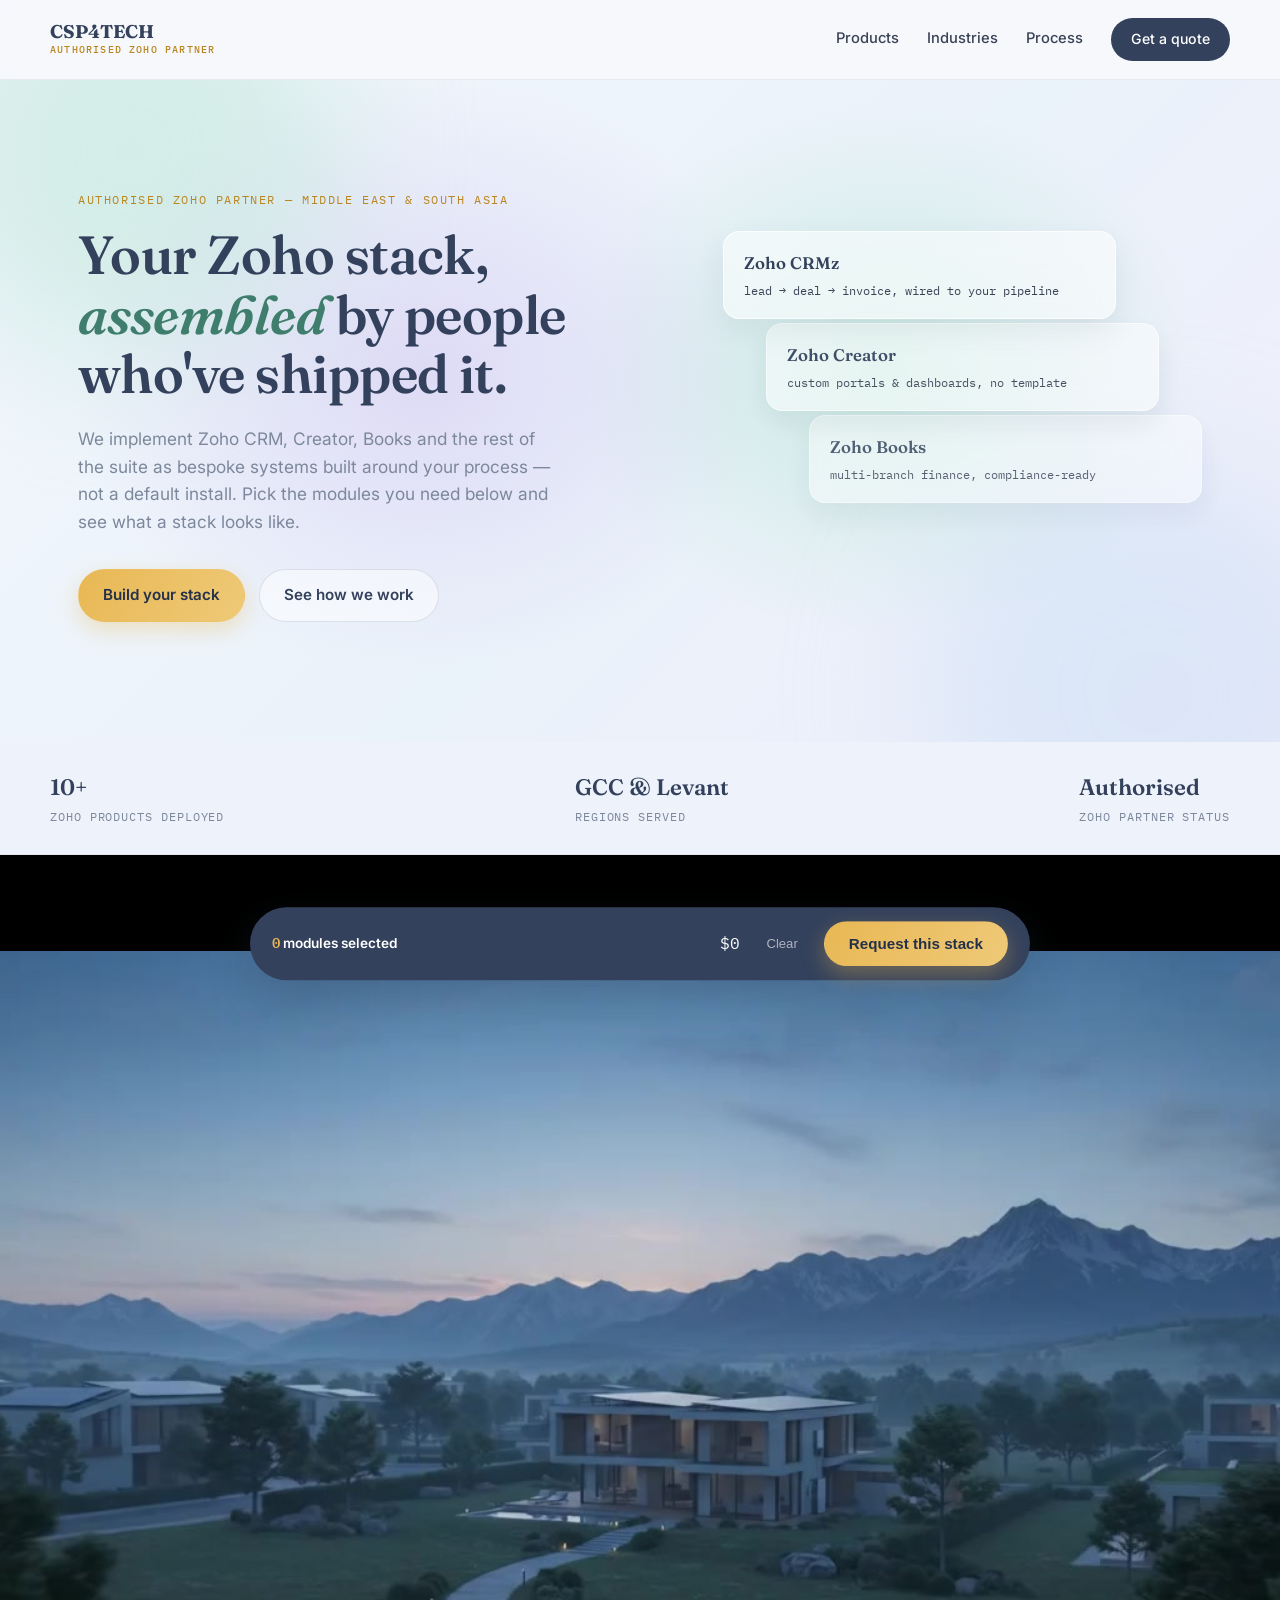
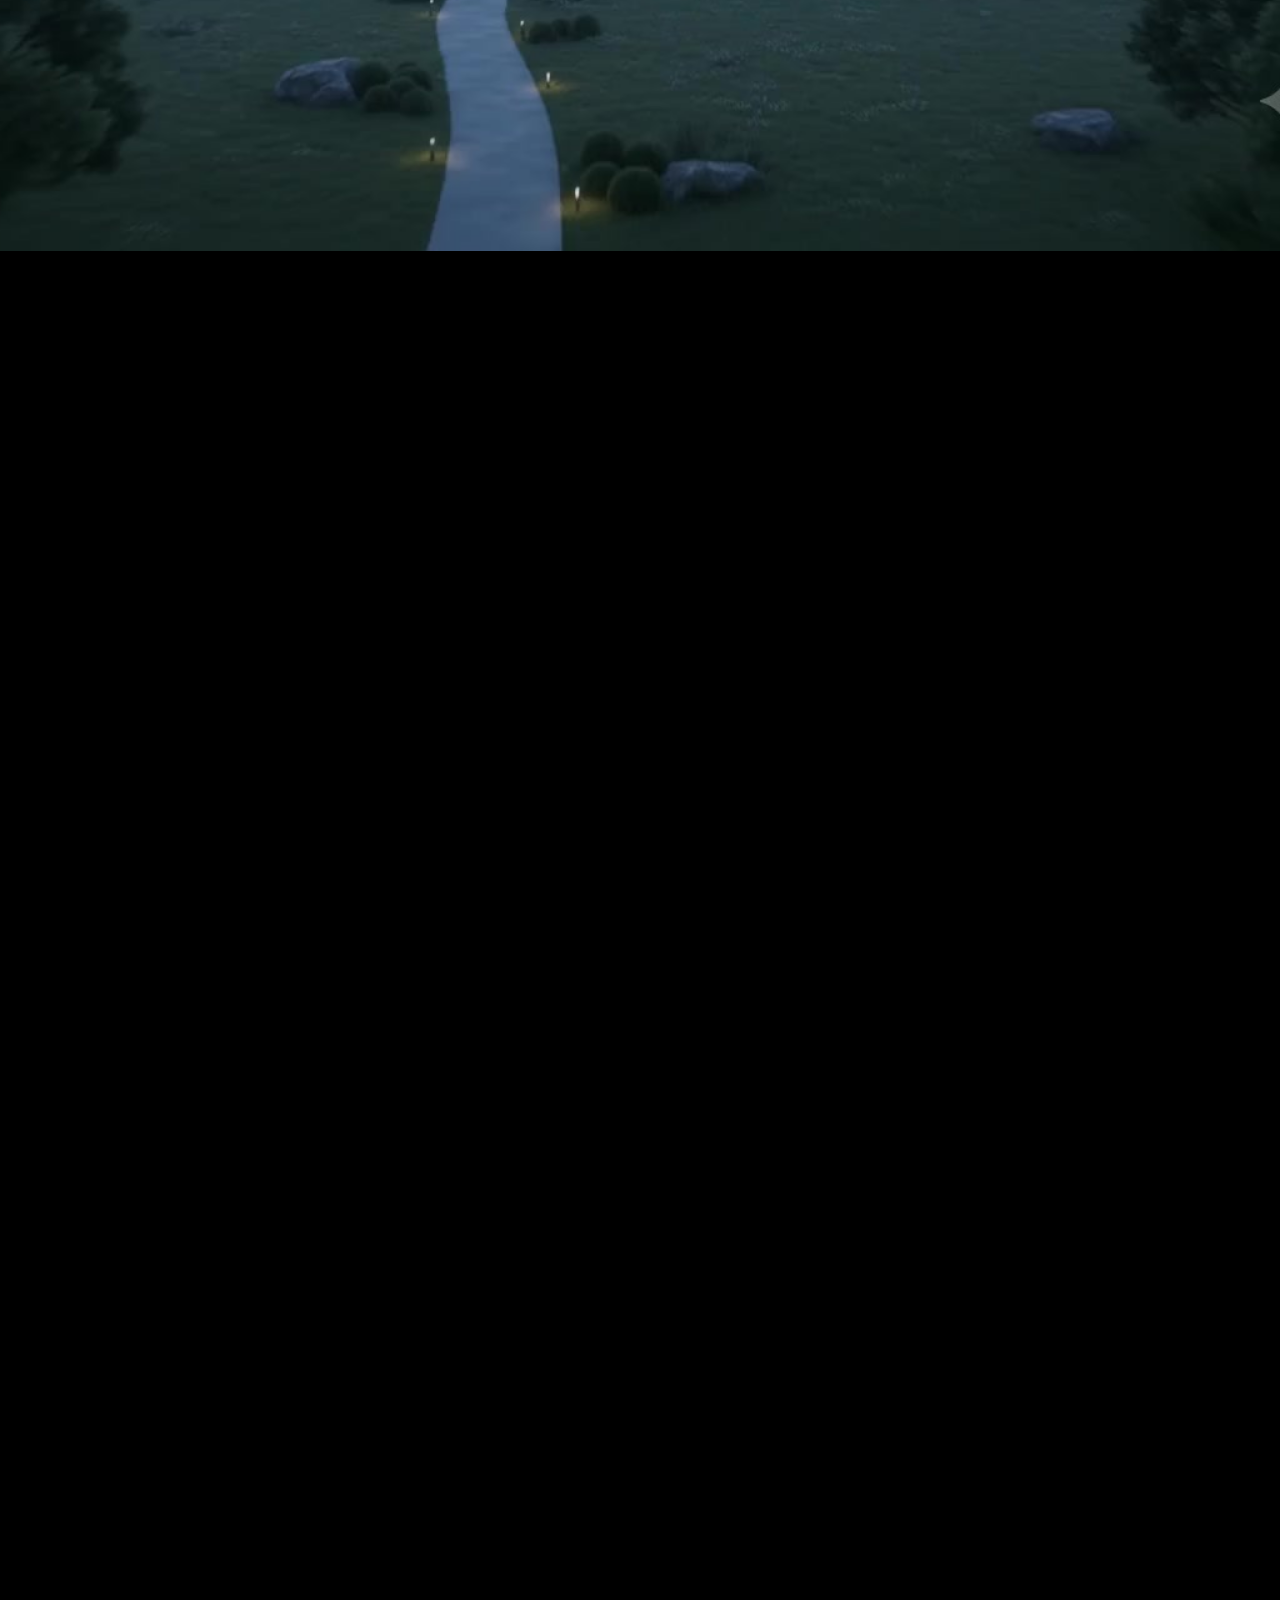
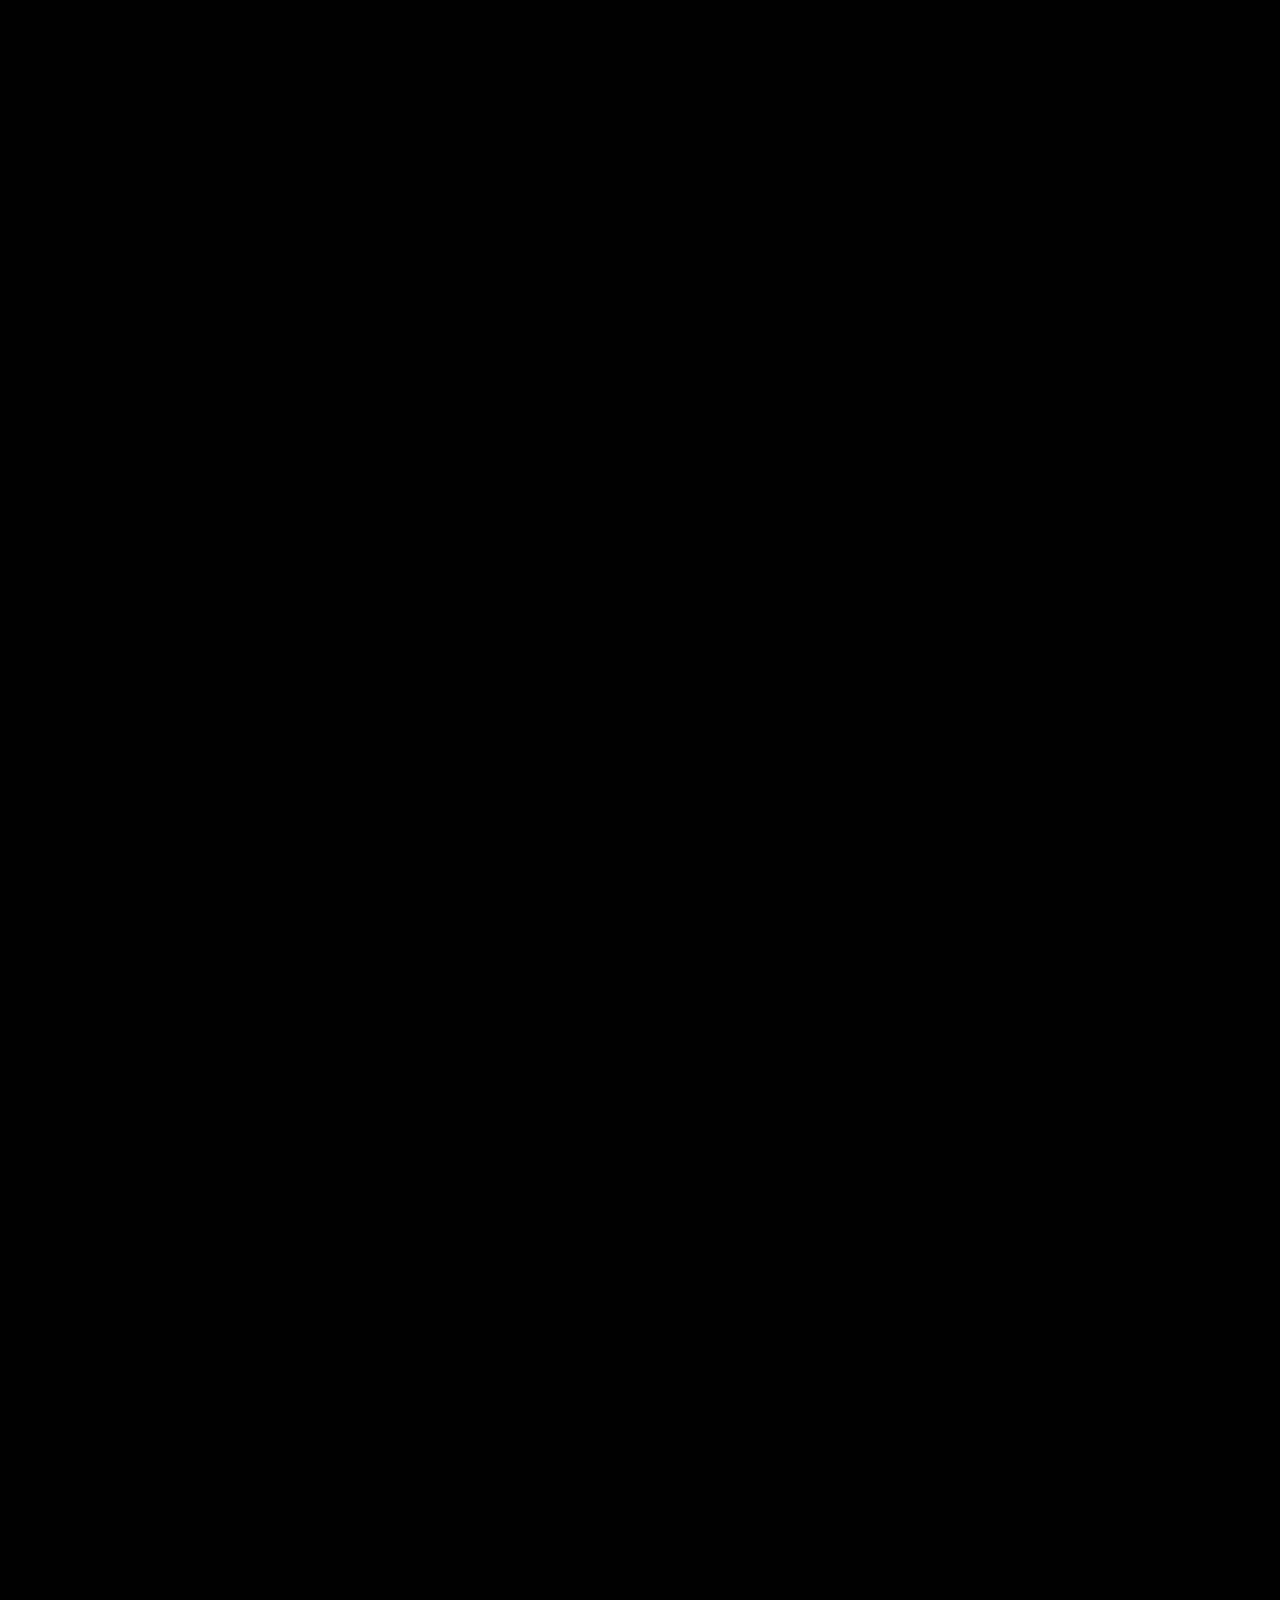
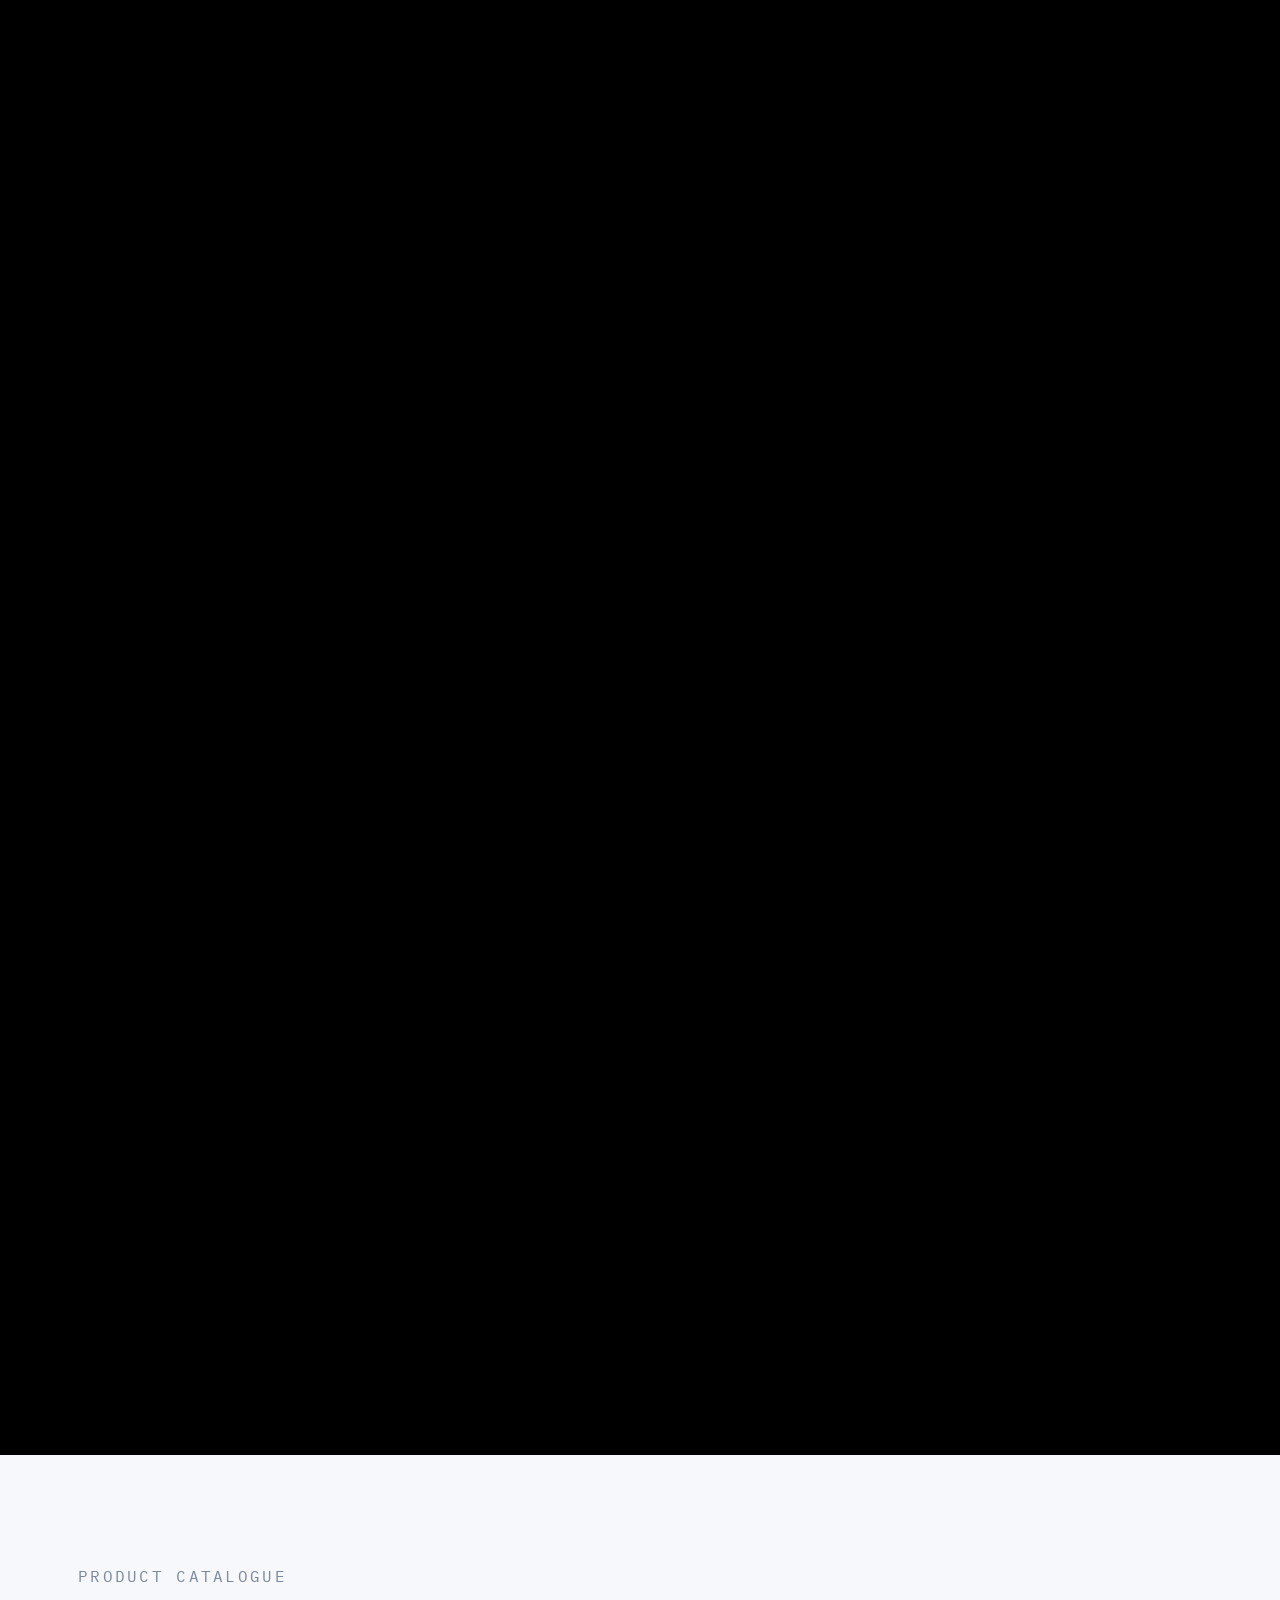
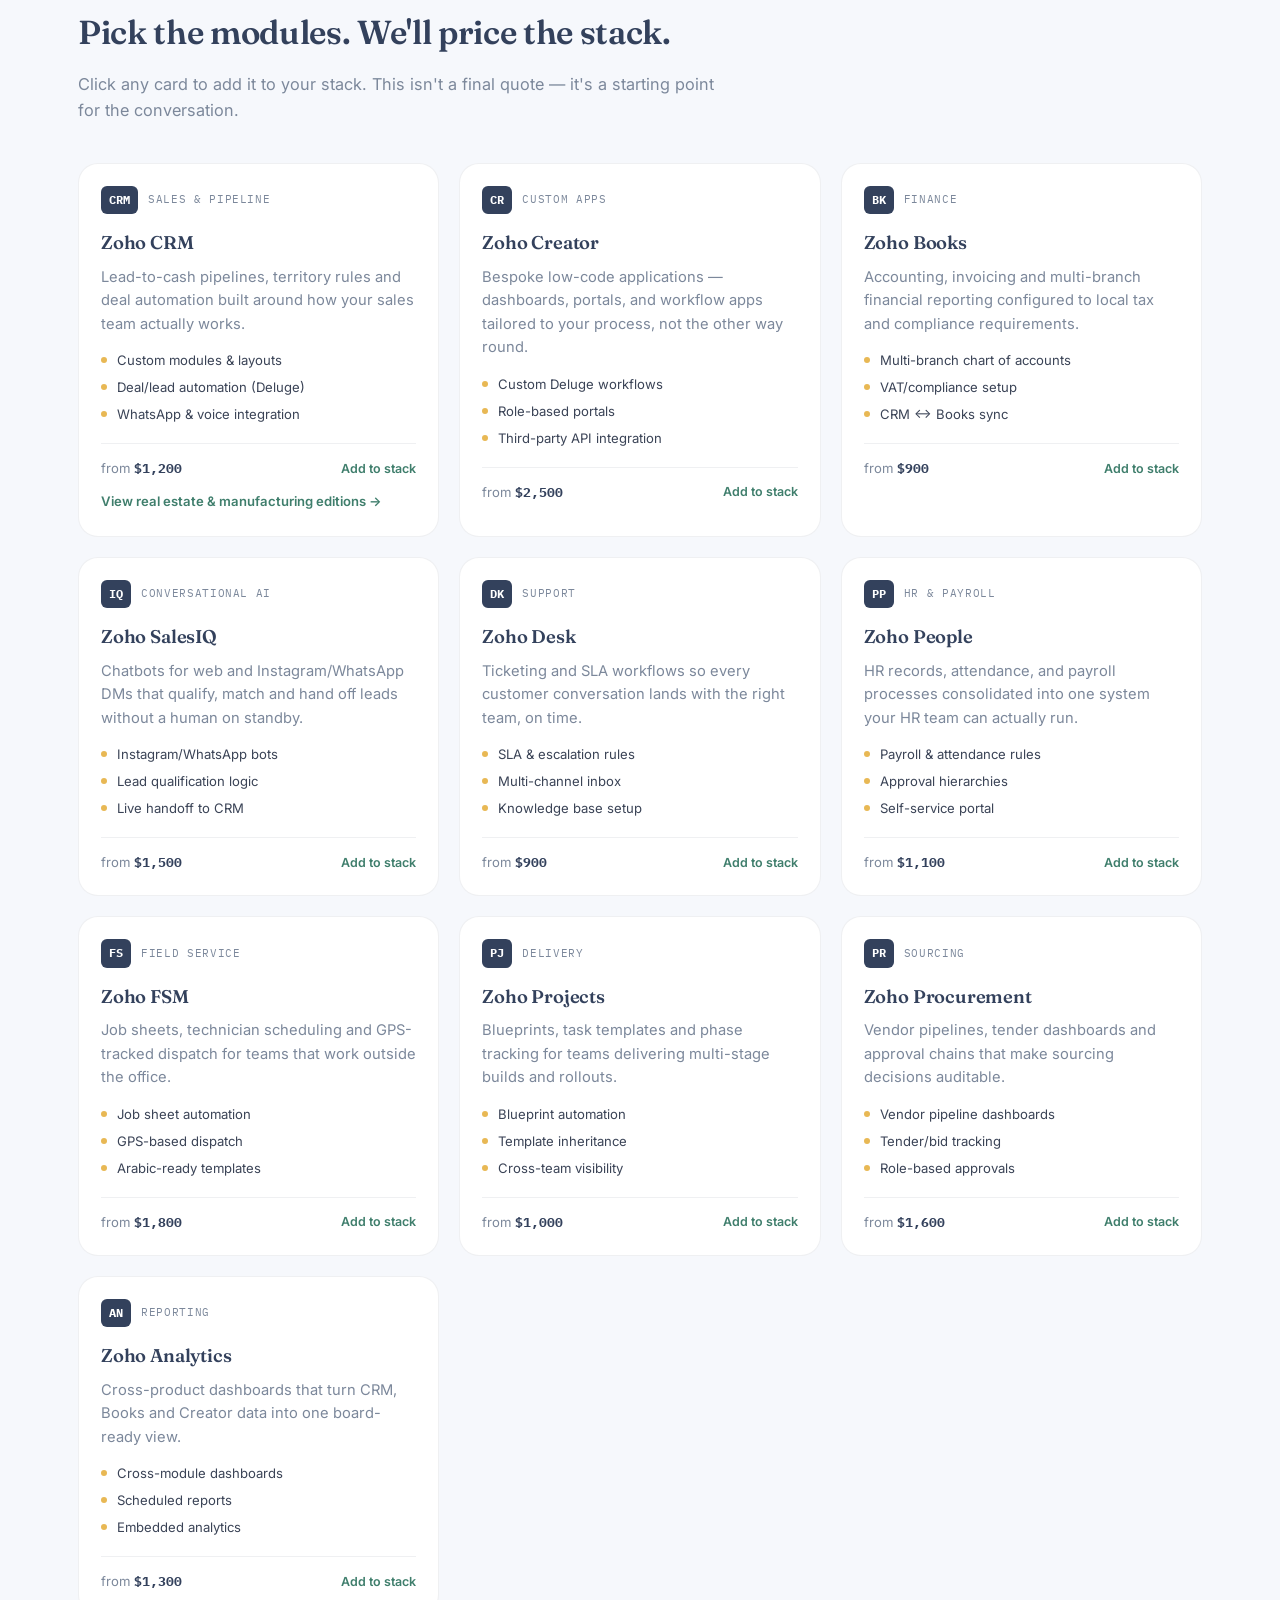
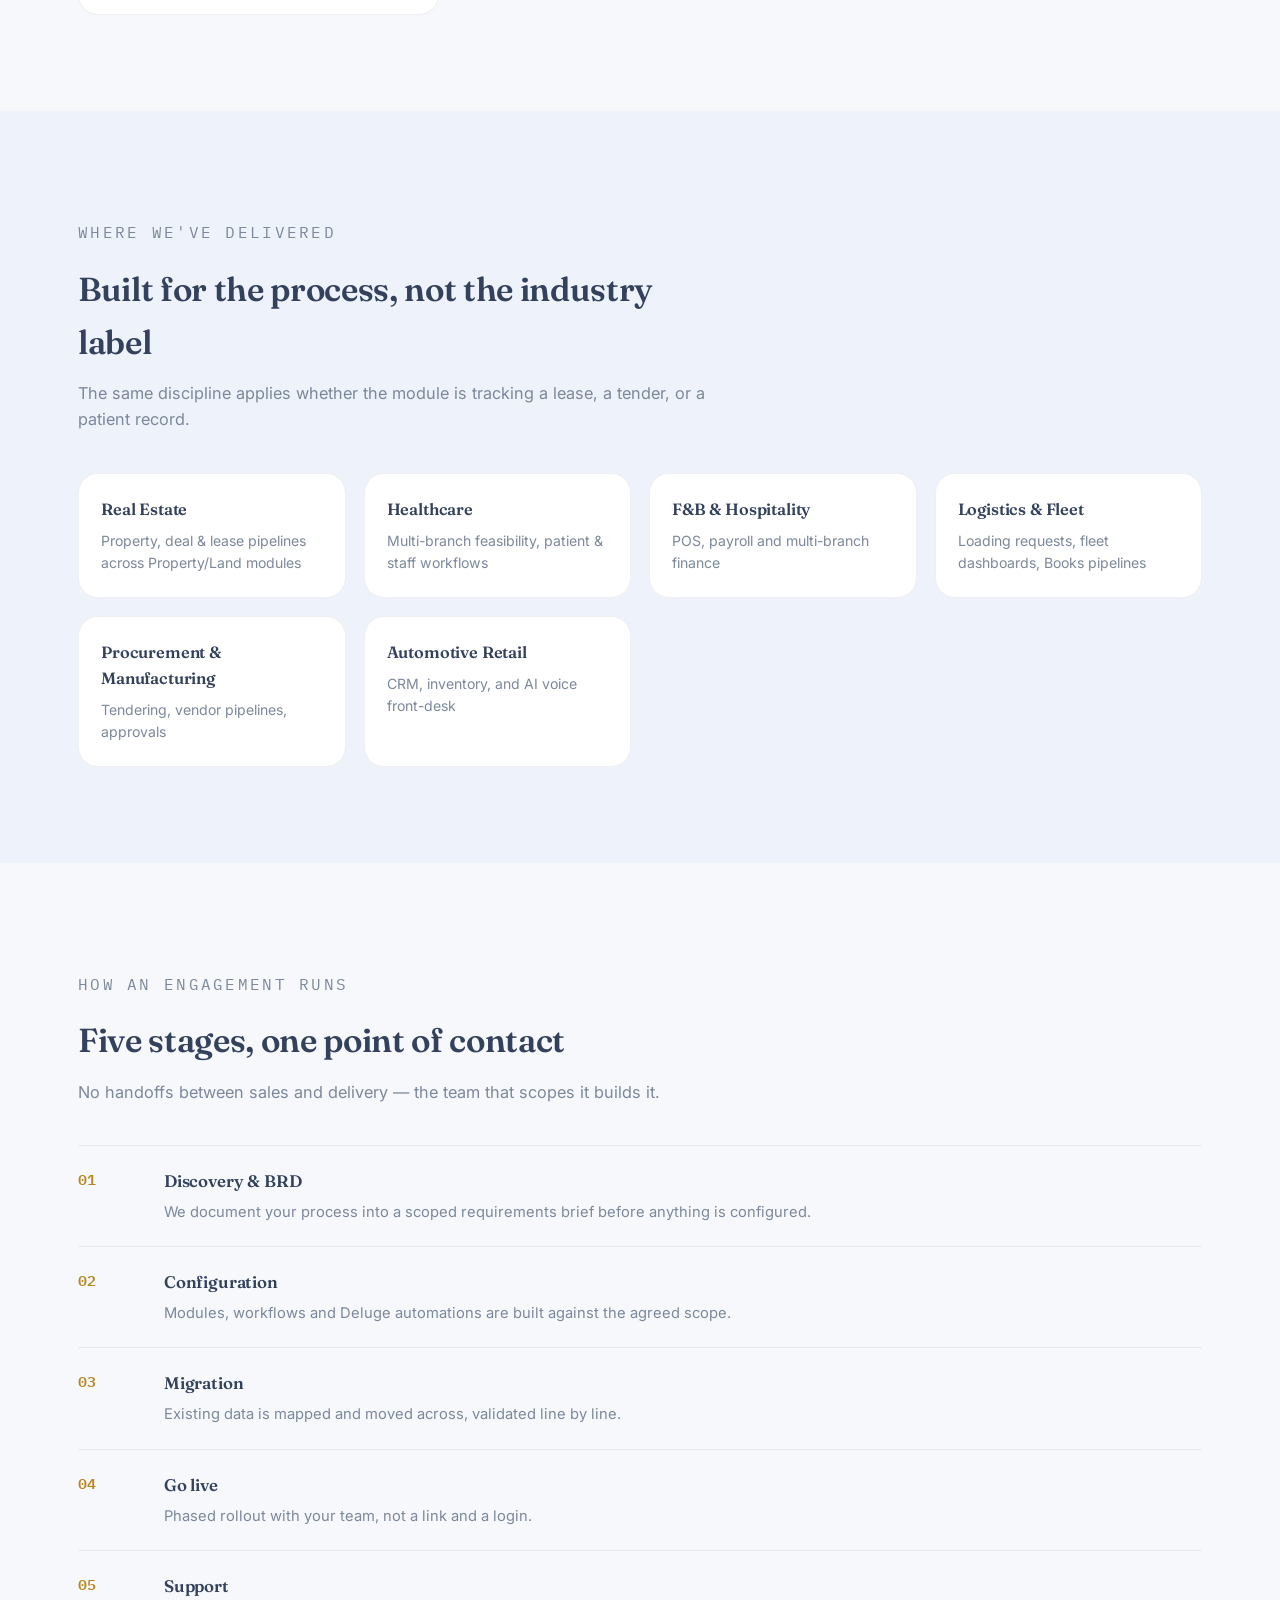
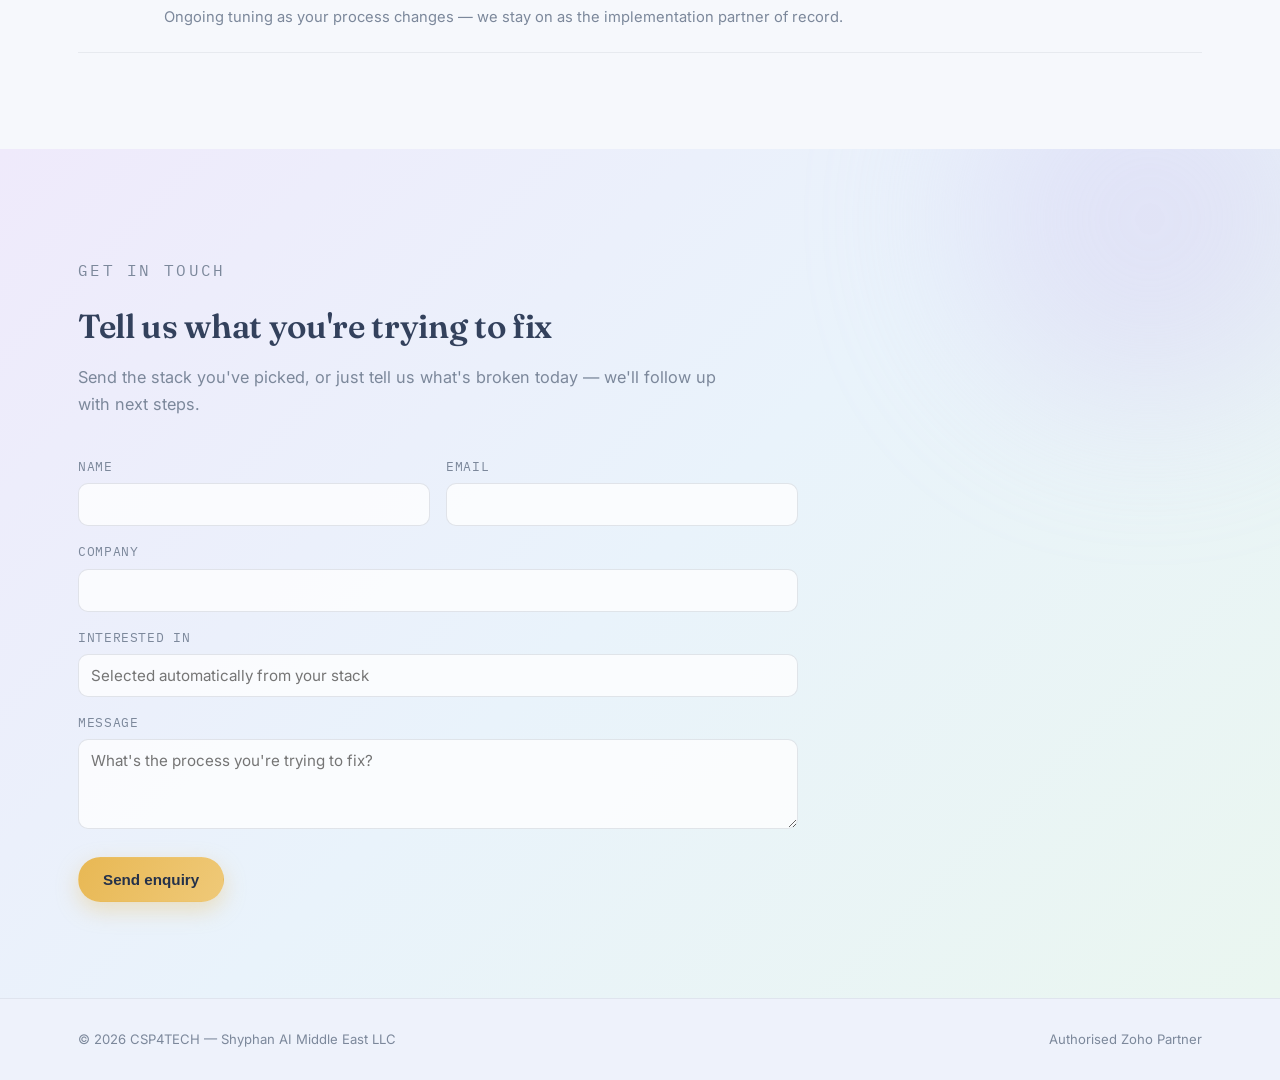
<file: index.html>
<!DOCTYPE html>
<html lang="en">
<head>
<meta charset="UTF-8">
<meta name="viewport" content="width=device-width, initial-scale=1.0">
<title>CSP4TECH — Authorised Zoho Partner</title>
<meta name="description" content="CSP4TECH (Shyphan AI Middle East LLC) — Authorised Zoho Partner delivering CRM, Creator, Books and full-stack Zoho implementations across the Middle East & South Asia.">
<link rel="preconnect" href="https://fonts.googleapis.com">
<link rel="preconnect" href="https://fonts.gstatic.com" crossorigin>
<link href="https://fonts.googleapis.com/css2?family=Fraunces:opsz,wght@9..144,500;9..144,600;9..144,700&family=Inter:wght@400;500;600;700&family=IBM+Plex+Mono:wght@500;600&display=swap" rel="stylesheet">
<link rel="stylesheet" href="css/style.css">
<link rel="stylesheet" href="css/scroll-animation.css">
</head>
<body>

<header class="site-header">
  <div class="wrap nav-row">
    <div class="logo">CSP4TECH<span>Authorised Zoho Partner</span></div>
    <nav class="links">
      <a href="#stack-builder">Products</a>
      <a href="#industries">Industries</a>
      <a href="#process">Process</a>
      <a href="#contact" class="nav-cta">Get a quote</a>
    </nav>
  </div>
</header>

<section class="hero">
  <div class="wrap">
    <div>
      <p class="eyebrow">Authorised Zoho Partner — Middle East &amp; South Asia</p>
      <h1>Your Zoho stack,<br><em>assembled</em> by people who've shipped it.</h1>
      <p class="lede">We implement Zoho CRM, Creator, Books and the rest of the suite as bespoke systems built around your process — not a default install. Pick the modules you need below and see what a stack looks like.</p>
      <div class="hero-ctas">
        <a href="#stack-builder" class="btn btn-primary">Build your stack</a>
        <a href="#process" class="btn btn-ghost">See how we work</a>
      </div>
    </div>
    <div class="stack-visual" aria-hidden="true">
      <div class="plate"><strong>Zoho CRMz</strong>lead → deal → invoice, wired to your pipeline</div>
      <div class="plate"><strong>Zoho Creator</strong>custom portals & dashboards, no template</div>
      <div class="plate"><strong>Zoho Books</strong>multi-branch finance, compliance-ready</div>
    </div>
  </div>
</section>

<div class="stats-strip">
  <div class="wrap" id="stats-strip"></div>
</div>

<section class="solar-scroll-section">
  <canvas id="solarCanvas"></canvas>
</section>


<section id="stack-builder">
  <div class="wrap">
    <div class="section-head">
      <p class="eyebrow">Product catalogue</p>
      <h2>Pick the modules. We'll price the stack.</h2>
      <p>Click any card to add it to your stack. This isn't a final quote — it's a starting point for the conversation.</p>
    </div>
    <div class="product-grid" id="product-grid"></div>
  </div>
</section>

<section id="industries" class="industries">
  <div class="wrap">
    <div class="section-head">
      <p class="eyebrow">Where we've delivered</p>
      <h2>Built for the process, not the industry label</h2>
      <p>The same discipline applies whether the module is tracking a lease, a tender, or a patient record.</p>
    </div>
    <div class="industry-grid" id="industry-grid"></div>
  </div>
</section>

<section id="process">
  <div class="wrap">
    <div class="section-head">
      <p class="eyebrow">How an engagement runs</p>
      <h2>Five stages, one point of contact</h2>
      <p>No handoffs between sales and delivery — the team that scopes it builds it.</p>
    </div>
    <div class="process-list" id="process-list"></div>
  </div>
</section>

<section id="contact" class="contact">
  <div class="wrap">
    <div class="section-head">
      <p class="eyebrow">Get in touch</p>
      <h2>Tell us what you're trying to fix</h2>
      <p>Send the stack you've picked, or just tell us what's broken today — we'll follow up with next steps.</p>
    </div>
    <form id="contact-form" class="contact-form">
      <div>
        <label for="name">Name</label>
        <input type="text" id="name" required>
      </div>
      <div>
        <label for="email">Email</label>
        <input type="email" id="email" required>
      </div>
      <div class="full">
        <label for="company">Company</label>
        <input type="text" id="company">
      </div>
      <div class="full">
        <label for="interested-in">Interested in</label>
        <input type="text" id="interested-in" placeholder="Selected automatically from your stack">
      </div>
      <div class="full">
        <label for="message">Message</label>
        <textarea id="message" placeholder="What's the process you're trying to fix?"></textarea>
      </div>
      <div class="full">
        <button type="submit" class="btn btn-primary">Send enquiry</button>
      </div>
    </form>
  </div>
</section>

<footer>
  <div class="wrap">
    <span>© <span id="year"></span> CSP4TECH — Shyphan AI Middle East LLC</span>
    <span>Authorised Zoho Partner</span>
  </div>
</footer>

<div class="stack-bar" id="stack-bar">
  <div class="stack-bar-info">
    <span class="count-line"><span id="stack-count">0</span> modules selected</span>
    <span class="names" id="stack-names"></span>
  </div>
  <span class="stack-total" id="stack-total">$0</span>
  <button class="stack-bar-clear" id="stack-bar-clear" type="button">Clear</button>
  <button class="btn btn-primary" id="stack-bar-request" type="button">Request this stack</button>
</div>

<script type="module" src="js/script.js"></script>
<script src="js/scroll-animation.js"></script>
</body>
</html>
</file>
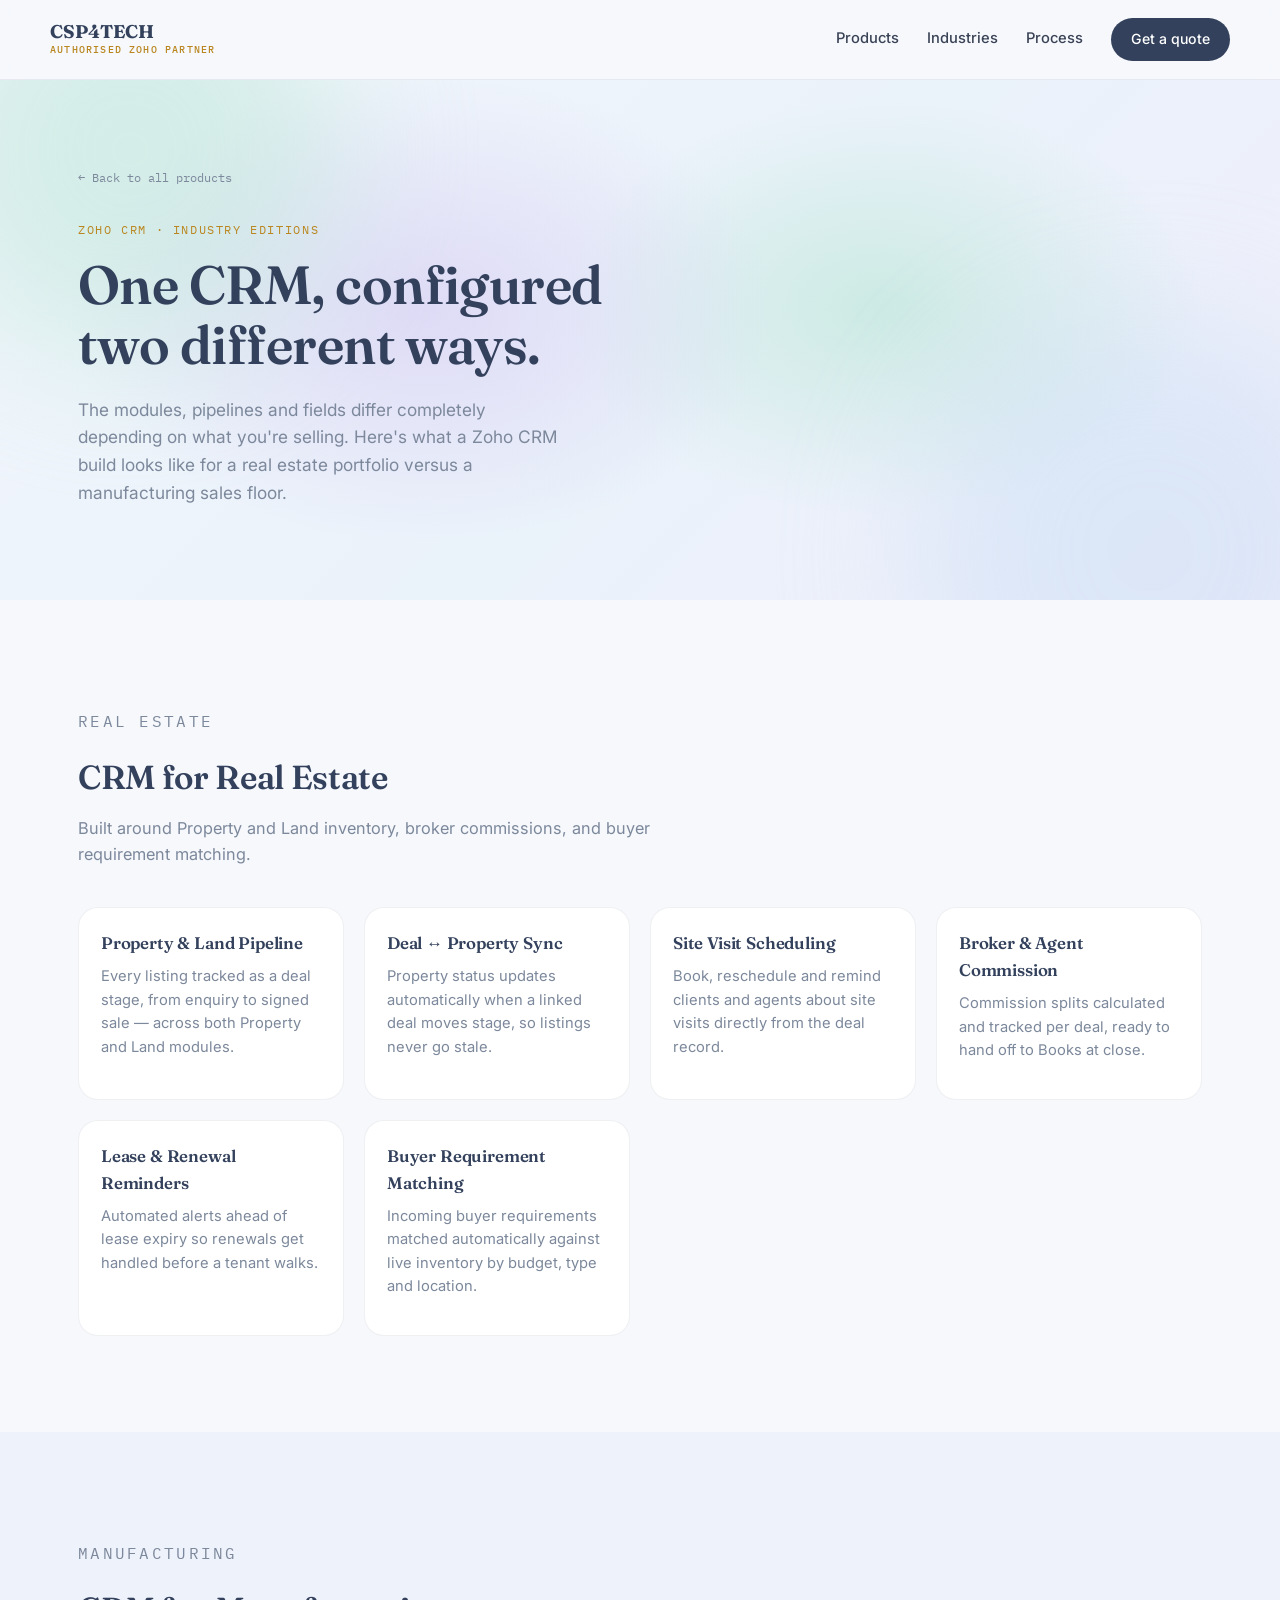
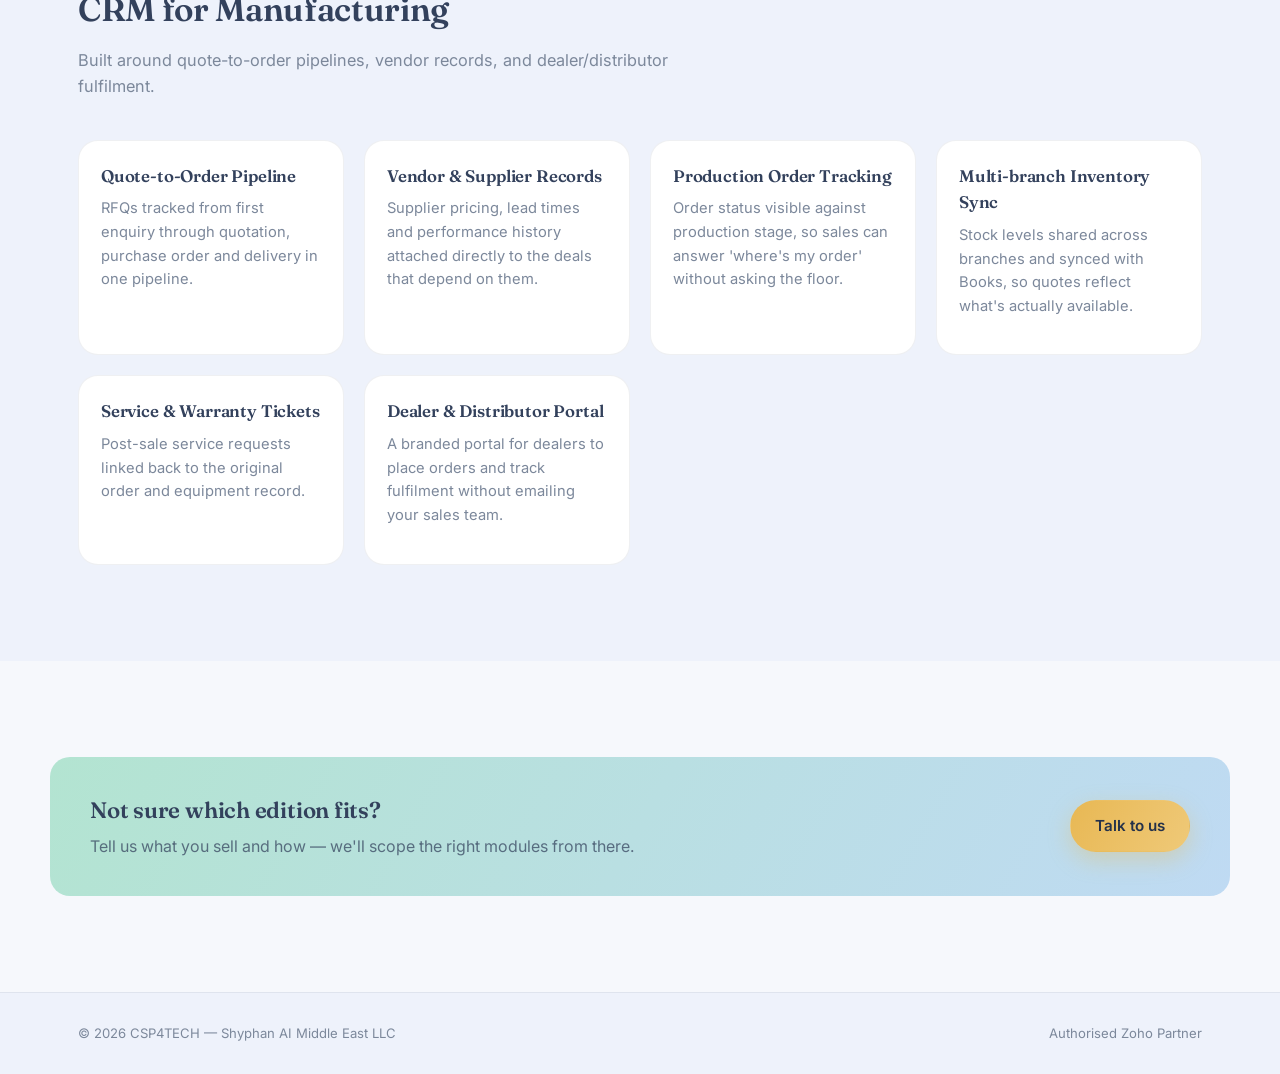
<file: crm.html>
<!DOCTYPE html>
<html lang="en">
<head>
<meta charset="UTF-8">
<meta name="viewport" content="width=device-width, initial-scale=1.0">
<title>Zoho CRM by Industry — CSP4TECH</title>
<meta name="description" content="Zoho CRM implementations for Real Estate and Manufacturing — CSP4TECH, Authorised Zoho Partner.">
<link rel="preconnect" href="https://fonts.googleapis.com">
<link rel="preconnect" href="https://fonts.gstatic.com" crossorigin>
<link href="https://fonts.googleapis.com/css2?family=Fraunces:opsz,wght@9..144,500;9..144,600;9..144,700&family=Inter:wght@400;500;600;700&family=IBM+Plex+Mono:wght@500;600&display=swap" rel="stylesheet">
<link rel="stylesheet" href="css/style.css">
</head>
<body>

<header class="site-header">
  <div class="wrap nav-row">
    <a href="index.html" class="logo">CSP4TECH<span>Authorised Zoho Partner</span></a>
    <nav class="links">
      <a href="index.html#stack-builder">Products</a>
      <a href="index.html#industries">Industries</a>
      <a href="index.html#process">Process</a>
      <a href="index.html#contact" class="nav-cta">Get a quote</a>
    </nav>
  </div>
</header>

<section class="hero hero-sub">
  <div class="wrap">
    <div>
      <a href="index.html" class="back-link">← Back to all products</a>
      <p class="eyebrow">Zoho CRM · Industry editions</p>
      <h1>One CRM, configured<br>two different ways.</h1>
      <p class="lede">The modules, pipelines and fields differ completely depending on what you're selling. Here's what a Zoho CRM build looks like for a real estate portfolio versus a manufacturing sales floor.</p>
    </div>
  </div>
</section>

<section id="crm-real-estate">
  <div class="wrap">
    <div class="section-head">
      <p class="eyebrow">Real Estate</p>
      <h2>CRM for Real Estate</h2>
      <p>Built around Property and Land inventory, broker commissions, and buyer requirement matching.</p>
    </div>
    <div class="feature-grid" id="grid-real-estate"></div>
  </div>
</section>

<section id="crm-manufacturing" class="industries">
  <div class="wrap">
    <div class="section-head">
      <p class="eyebrow">Manufacturing</p>
      <h2>CRM for Manufacturing</h2>
      <p>Built around quote-to-order pipelines, vendor records, and dealer/distributor fulfilment.</p>
    </div>
    <div class="feature-grid" id="grid-manufacturing"></div>
  </div>
</section>

<section id="crm-contact-cta">
  <div class="wrap cta-row">
    <div>
      <h2>Not sure which edition fits?</h2>
      <p>Tell us what you sell and how — we'll scope the right modules from there.</p>
    </div>
    <a href="index.html#contact" class="btn btn-primary">Talk to us</a>
  </div>
</section>

<footer>
  <div class="wrap">
    <span>© <span id="year"></span> CSP4TECH — Shyphan AI Middle East LLC</span>
    <span>Authorised Zoho Partner</span>
  </div>
</footer>

<script type="module" src="js/crm.js"></script>
</body>
</html>
</file>
<file: css/style.css>
/* ==========================================================
   Design tokens — soft, calm palette
   ========================================================== */
:root {
  --bg: #F6F8FC;
  --bg-alt: #EEF2FB;
  --card: #FFFFFF;
  --white: #FFFFFF;

  --ink: #33415C;
  --ink-2: #24314A;
  --text-dark: #3A4356;
  --text-muted: #7C889B;

  --teal: #5FA592;
  --teal-dark: #3F7E6C;

  --accent: #E8B854;
  --accent-dark: #B9861F;

  --calm-sky: #BFDAF3;
  --calm-lavender: #D2C6F2;
  --calm-mint: #B3E4D1;

  --line: rgba(51, 65, 92, 0.13);
  --line-soft: rgba(51, 65, 92, 0.08);

  --font-display: "Fraunces", "Georgia", serif;
  --font-body: "Inter", -apple-system, BlinkMacSystemFont, sans-serif;
  --font-mono: "IBM Plex Mono", "Courier New", monospace;

  --radius: 20px;
  --container: 1180px;
}

* { box-sizing: border-box; }
html { scroll-behavior: smooth; }

body {
  margin: 0;
  font-family: var(--font-body);
  color: var(--text-dark);
  background: var(--bg);
  line-height: 1.6;
}

img { max-width: 100%; display: block; }
a { color: inherit; }

.wrap {
  max-width: var(--container);
  margin: 0 auto;
  padding: 0 28px;
}

.eyebrow {
  font-family: var(--font-mono);
  font-size: 0.72rem;
  letter-spacing: 0.14em;
  text-transform: uppercase;
  color: var(--teal-dark);
}

h1, h2, h3, h4 {
  font-family: var(--font-display);
  font-weight: 600;
  margin: 0;
  color: var(--ink);
  letter-spacing: -0.01em;
}

.section-head {
  max-width: 640px;
  margin-bottom: 40px;
}
.section-head h2 { font-size: clamp(1.7rem, 2.6vw, 2.3rem); margin-top: 10px; }
.section-head p { color: var(--text-muted); margin-top: 12px; font-size: 1.02rem; }

section { padding: 96px 0; }

/* ==========================================================
   Header
   ========================================================== */
header.site-header {
  position: sticky;
  top: 0;
  z-index: 40;
  background: rgba(246, 248, 252, 0.82);
  backdrop-filter: blur(10px);
  border-bottom: 1px solid var(--line-soft);
}
.nav-row {
  display: flex;
  align-items: center;
  justify-content: space-between;
  padding: 18px 0;
}
.logo {
  font-family: var(--font-display);
  font-weight: 700;
  font-size: 1.15rem;
  color: var(--ink);
  display: flex;
  flex-direction: column;
  line-height: 1.1;
  text-decoration: none;
}
.logo span {
  font-family: var(--font-mono);
  font-size: 0.62rem;
  letter-spacing: 0.12em;
  text-transform: uppercase;
  color: var(--accent-dark);
  font-weight: 500;
  margin-top: 3px;
}
nav.links { display: flex; align-items: center; gap: 28px; }
nav.links a {
  text-decoration: none;
  font-size: 0.92rem;
  font-weight: 500;
  color: var(--text-dark);
  transition: color 0.15s ease;
}
nav.links a:hover { color: var(--teal-dark); }
.nav-cta {
  background: var(--ink);
  color: var(--white) !important;
  padding: 10px 20px;
  border-radius: 999px;
  font-size: 0.88rem !important;
}
.nav-cta:hover { background: var(--teal-dark); }

/* ==========================================================
   Hero — soft gradient mesh with blurred light blobs
   ========================================================== */
.hero {
  position: relative;
  overflow: hidden;
  padding: 100px 0 120px;
  background:
    radial-gradient(closest-side, rgba(210,198,242,0.55), transparent),
    radial-gradient(closest-side, rgba(179,228,209,0.55), transparent),
    linear-gradient(135deg, #F2F6FC 0%, #EAF2FA 55%, #F1EEFB 100%);
  background-position: 12% -10%, 88% 20%, 0 0;
  background-size: 55% 90%, 50% 80%, 100% 100%;
  background-repeat: no-repeat;
}
.hero::before,
.hero::after {
  content: "";
  position: absolute;
  border-radius: 50%;
  filter: blur(70px);
  z-index: 0;
  pointer-events: none;
}
.hero::before {
  width: 420px; height: 420px;
  background: var(--calm-mint);
  opacity: 0.45;
  top: -140px; left: -80px;
}
.hero::after {
  width: 460px; height: 460px;
  background: var(--calm-sky);
  opacity: 0.4;
  bottom: -180px; right: -100px;
}
.hero .wrap {
  position: relative;
  z-index: 1;
  display: grid;
  grid-template-columns: 1.1fr 0.9fr;
  gap: 60px;
  align-items: center;
}
.hero .eyebrow { color: var(--accent-dark); }
.hero h1 {
  color: var(--ink);
  font-size: clamp(2.2rem, 4.2vw, 3.4rem);
  line-height: 1.1;
  margin-top: 16px;
}
.hero h1 em {
  font-style: italic;
  color: var(--teal-dark);
}
.hero .lede {
  margin-top: 22px;
  font-size: 1.08rem;
  color: var(--text-muted);
  max-width: 480px;
}
.hero-ctas { display: flex; gap: 14px; margin-top: 34px; flex-wrap: wrap; }

.btn {
  display: inline-flex;
  align-items: center;
  gap: 8px;
  padding: 13px 24px;
  border-radius: 999px;
  font-weight: 600;
  font-size: 0.95rem;
  text-decoration: none;
  border: 1px solid transparent;
  cursor: pointer;
  transition: transform 0.15s ease, background 0.15s ease, border-color 0.15s ease, box-shadow 0.15s ease;
}
.btn:hover { transform: translateY(-1px); }
.btn-primary {
  background: linear-gradient(120deg, var(--accent), #EFC978);
  color: var(--ink-2);
  box-shadow: 0 8px 22px rgba(232, 184, 84, 0.35);
}
.btn-primary:hover { box-shadow: 0 10px 26px rgba(232, 184, 84, 0.45); }
.btn-ghost {
  border-color: var(--line);
  color: var(--ink);
  background: rgba(255,255,255,0.5);
}
.btn-ghost:hover { border-color: var(--teal); background: rgba(255,255,255,0.8); }
.btn-dark { background: var(--ink); color: var(--white); }
.btn-dark:hover { background: var(--teal-dark); }

/* hero stack visual — soft glass module cards, the page's signature motif */
.stack-visual {
  position: relative;
  height: 340px;
  z-index: 1;
}
.stack-visual .plate {
  position: absolute;
  width: 82%;
  border-radius: 16px;
  border: 1px solid rgba(255, 255, 255, 0.7);
  background: rgba(255, 255, 255, 0.55);
  backdrop-filter: blur(14px);
  box-shadow: 0 12px 30px rgba(51, 65, 92, 0.08);
  padding: 18px 20px;
  font-family: var(--font-mono);
  font-size: 0.78rem;
  color: var(--text-dark);
}
.stack-visual .plate strong {
  display: block;
  font-family: var(--font-display);
  font-size: 1.05rem;
  color: var(--ink);
  margin-bottom: 4px;
  font-weight: 600;
}
.stack-visual .plate:nth-child(1) { top: 0; left: 0; z-index: 3; }
.stack-visual .plate:nth-child(2) { top: 92px; left: 9%; z-index: 2; opacity: 0.92; }
.stack-visual .plate:nth-child(3) { top: 184px; left: 18%; z-index: 1; opacity: 0.82; }

/* ==========================================================
   Stats strip
   ========================================================== */
.stats-strip {
  background: var(--bg-alt);
  border-bottom: 1px solid var(--line-soft);
}
#stats-strip {
  display: flex;
  justify-content: space-between;
  flex-wrap: wrap;
  gap: 24px;
  padding: 28px 0;
}
.stat { display: flex; flex-direction: column; gap: 2px; }
.stat-value {
  font-family: var(--font-display);
  font-size: 1.4rem;
  color: var(--ink);
  font-weight: 600;
}
.stat-label {
  font-family: var(--font-mono);
  font-size: 0.72rem;
  color: var(--text-muted);
  text-transform: uppercase;
  letter-spacing: 0.08em;
}

/* ==========================================================
   Product grid / stack builder
   ========================================================== */
.product-grid {
  display: grid;
  grid-template-columns: repeat(auto-fill, minmax(270px, 1fr));
  gap: 20px;
}
.card {
  background: var(--card);
  border: 1px solid var(--line-soft);
  border-radius: var(--radius);
  padding: 22px;
  cursor: pointer;
  transition: border-color 0.15s ease, box-shadow 0.2s ease, transform 0.15s ease, background 0.2s ease;
}
.card:hover {
  transform: translateY(-3px);
  box-shadow: 0 16px 32px rgba(95, 165, 146, 0.14);
  border-color: var(--line);
}
.card:focus-visible { outline: 2px solid var(--teal); outline-offset: 2px; }
.card.is-selected {
  border-color: var(--teal);
  background: #F0F8F5;
  box-shadow: 0 0 0 1px var(--teal) inset;
}
.card-top { display: flex; align-items: center; gap: 10px; margin-bottom: 14px; }
.badge {
  font-family: var(--font-mono);
  font-size: 0.72rem;
  font-weight: 700;
  background: var(--ink);
  color: var(--white);
  padding: 5px 8px;
  border-radius: 6px;
}
.card.is-selected .badge { background: var(--teal); }
.category {
  font-family: var(--font-mono);
  font-size: 0.68rem;
  text-transform: uppercase;
  letter-spacing: 0.06em;
  color: var(--text-muted);
}
.card h3 { font-size: 1.15rem; margin-bottom: 8px; }
.card .summary { font-size: 0.92rem; color: var(--text-muted); margin: 0 0 14px; }
.card .features {
  list-style: none;
  padding: 0;
  margin: 0 0 18px;
  display: flex;
  flex-direction: column;
  gap: 6px;
}
.card .features li {
  font-size: 0.82rem;
  color: var(--text-dark);
  padding-left: 16px;
  position: relative;
}
.card .features li::before {
  content: "";
  position: absolute;
  left: 0;
  top: 7px;
  width: 6px;
  height: 6px;
  border-radius: 50%;
  background: var(--accent);
}
.card-foot {
  display: flex;
  align-items: center;
  justify-content: space-between;
  border-top: 1px solid var(--line-soft);
  padding-top: 14px;
}
.from { font-size: 0.82rem; color: var(--text-muted); }
.from strong { font-family: var(--font-mono); color: var(--ink); }
.add-flag {
  font-size: 0.78rem;
  font-weight: 600;
  color: var(--teal-dark);
}
.card.is-selected .add-flag { color: var(--teal-dark); }

/* sticky stack summary bar — stays a grounded dark "dock" against the soft page */
.stack-bar {
  position: fixed;
  left: 50%;
  bottom: 22px;
  transform: translate(-50%, 140%);
  width: min(92%, 780px);
  background: var(--ink);
  color: var(--white);
  border-radius: 999px;
  padding: 14px 22px;
  display: flex;
  align-items: center;
  gap: 18px;
  box-shadow: 0 20px 44px rgba(51, 65, 92, 0.3);
  z-index: 50;
  transition: transform 0.25s ease;
}
.stack-bar.is-visible { transform: translate(-50%, 0); }
.stack-bar-info { display: flex; flex-direction: column; gap: 2px; flex: 1; min-width: 0; }
.stack-bar-info .count-line {
  font-size: 0.85rem;
  font-weight: 600;
}
.stack-bar-info .count-line span { color: var(--accent); font-family: var(--font-mono); }
.stack-bar-info .names {
  font-size: 0.76rem;
  color: rgba(255,255,255,0.65);
  white-space: nowrap;
  overflow: hidden;
  text-overflow: ellipsis;
}
.stack-total {
  font-family: var(--font-mono);
  font-size: 1rem;
  color: var(--white);
  white-space: nowrap;
}
.stack-bar button { white-space: nowrap; }
.stack-bar-clear {
  background: transparent;
  border: none;
  color: rgba(255,255,255,0.6);
  font-size: 0.82rem;
  cursor: pointer;
  padding: 8px;
}
.stack-bar-clear:hover { color: var(--white); }

/* ==========================================================
   Sub-pages (e.g. crm.html)
   ========================================================== */
.hero-sub { padding: 84px 0 76px; }
.hero-sub .wrap { grid-template-columns: 1fr; }
.back-link {
  display: inline-block;
  font-family: var(--font-mono);
  font-size: 0.78rem;
  color: var(--text-muted);
  text-decoration: none;
  margin-bottom: 22px;
}
.back-link:hover { color: var(--teal-dark); }

.feature-grid {
  display: grid;
  grid-template-columns: repeat(auto-fill, minmax(260px, 1fr));
  gap: 20px;
}
.feature-card { cursor: default; }
.feature-card:hover { transform: none; box-shadow: none; }
.feature-card h3 { font-size: 1.05rem; margin-bottom: 8px; }

.cta-row {
  display: flex;
  align-items: center;
  justify-content: space-between;
  flex-wrap: wrap;
  gap: 20px;
  background: linear-gradient(120deg, var(--calm-mint), var(--calm-sky));
  border-radius: var(--radius);
  padding: 36px 40px;
}
.cta-row h2 { font-size: 1.4rem; }
.cta-row p { margin: 6px 0 0; color: var(--ink); opacity: 0.72; }

/* link-styled product card CTA on the homepage grid */
.card-link {
  display: inline-block;
  margin-top: 12px;
  font-size: 0.82rem;
  font-weight: 600;
  color: var(--teal-dark);
  text-decoration: none;
}
.card-link:hover { text-decoration: underline; }

/* ==========================================================
   Industries
   ========================================================== */
.industries { background: var(--bg-alt); }
.industry-grid {
  display: grid;
  grid-template-columns: repeat(auto-fill, minmax(230px, 1fr));
  gap: 18px;
}
.industry-tile {
  background: var(--card);
  border: 1px solid var(--line-soft);
  border-radius: var(--radius);
  padding: 22px;
}
.industry-tile h4 { font-size: 1.02rem; margin-bottom: 8px; color: var(--ink); }
.industry-tile p { margin: 0; font-size: 0.88rem; color: var(--text-muted); }

/* ==========================================================
   Process
   ========================================================== */
.process-list { display: flex; flex-direction: column; }
.process-step {
  display: grid;
  grid-template-columns: 64px 1fr;
  gap: 22px;
  padding: 22px 0;
  border-top: 1px solid var(--line-soft);
}
.process-step:last-child { border-bottom: 1px solid var(--line-soft); }
.step-num {
  font-family: var(--font-mono);
  font-size: 0.95rem;
  color: var(--accent-dark);
  font-weight: 600;
}
.process-step h4 { font-size: 1.05rem; margin-bottom: 6px; }
.process-step p { margin: 0; color: var(--text-muted); font-size: 0.92rem; }

/* ==========================================================
   Contact — soft gradient panel instead of a hard dark section
   ========================================================== */
.contact {
  position: relative;
  overflow: hidden;
  background: linear-gradient(135deg, #EFEAFB 0%, #E9F3FB 50%, #EAF6F0 100%);
}
.contact::before {
  content: "";
  position: absolute;
  width: 380px; height: 380px;
  border-radius: 50%;
  background: var(--calm-lavender);
  opacity: 0.35;
  filter: blur(80px);
  top: -120px; right: -60px;
  pointer-events: none;
}
.contact .wrap { position: relative; z-index: 1; }
.contact .section-head h2 { color: var(--ink); }
.contact .section-head p { color: var(--text-muted); }
.contact-form {
  display: grid;
  grid-template-columns: 1fr 1fr;
  gap: 16px;
  max-width: 720px;
}
.contact-form .full { grid-column: 1 / -1; }
.contact-form label {
  display: block;
  font-size: 0.8rem;
  font-family: var(--font-mono);
  text-transform: uppercase;
  letter-spacing: 0.05em;
  color: var(--text-muted);
  margin-bottom: 6px;
}
.contact-form input,
.contact-form textarea {
  width: 100%;
  background: rgba(255,255,255,0.75);
  border: 1px solid var(--line);
  border-radius: 10px;
  padding: 11px 12px;
  color: var(--ink);
  font-family: var(--font-body);
  font-size: 0.95rem;
}
.contact-form input:focus,
.contact-form textarea:focus {
  outline: none;
  border-color: var(--teal);
  background: rgba(255,255,255,0.95);
}
.contact-form textarea { resize: vertical; min-height: 90px; }
.contact-form button { margin-top: 4px; }

/* ==========================================================
   Footer
   ========================================================== */
footer {
  background: var(--bg-alt);
  color: var(--text-muted);
  border-top: 1px solid var(--line-soft);
  padding: 30px 0;
  font-size: 0.82rem;
}
footer .wrap {
  display: flex;
  justify-content: space-between;
  flex-wrap: wrap;
  gap: 10px;
}

/* ==========================================================
   Responsive
   ========================================================== */
@media (max-width: 860px) {
  nav.links { display: none; }
  .hero .wrap { grid-template-columns: 1fr; }
  .stack-visual { height: 260px; margin-top: 20px; }
  .contact-form { grid-template-columns: 1fr; }
  section { padding: 64px 0; }
  .stack-bar { flex-wrap: wrap; border-radius: 22px; }
  .stack-bar-info .names { display: none; }
}

@media (prefers-reduced-motion: reduce) {
  html { scroll-behavior: auto; }
  * { transition: none !important; }
}
</file>
<file: css/scroll-animation.css>
/* Scroll-scrubbing animation section.
   Scoped to .solar-scroll-section only — does not touch global html/body
   so it can drop into any page without overriding the site's background. */

.solar-scroll-section {
  position: relative;
  height: 600vh; /* scroll distance to scrub through — tune to taste */
  background: #000;
}

#solarCanvas {
  position: sticky;
  top: 0;
  left: 0;
  display: block;
  width: 100vw;
  height: 100vh;
  background: #000;
}
</file>
